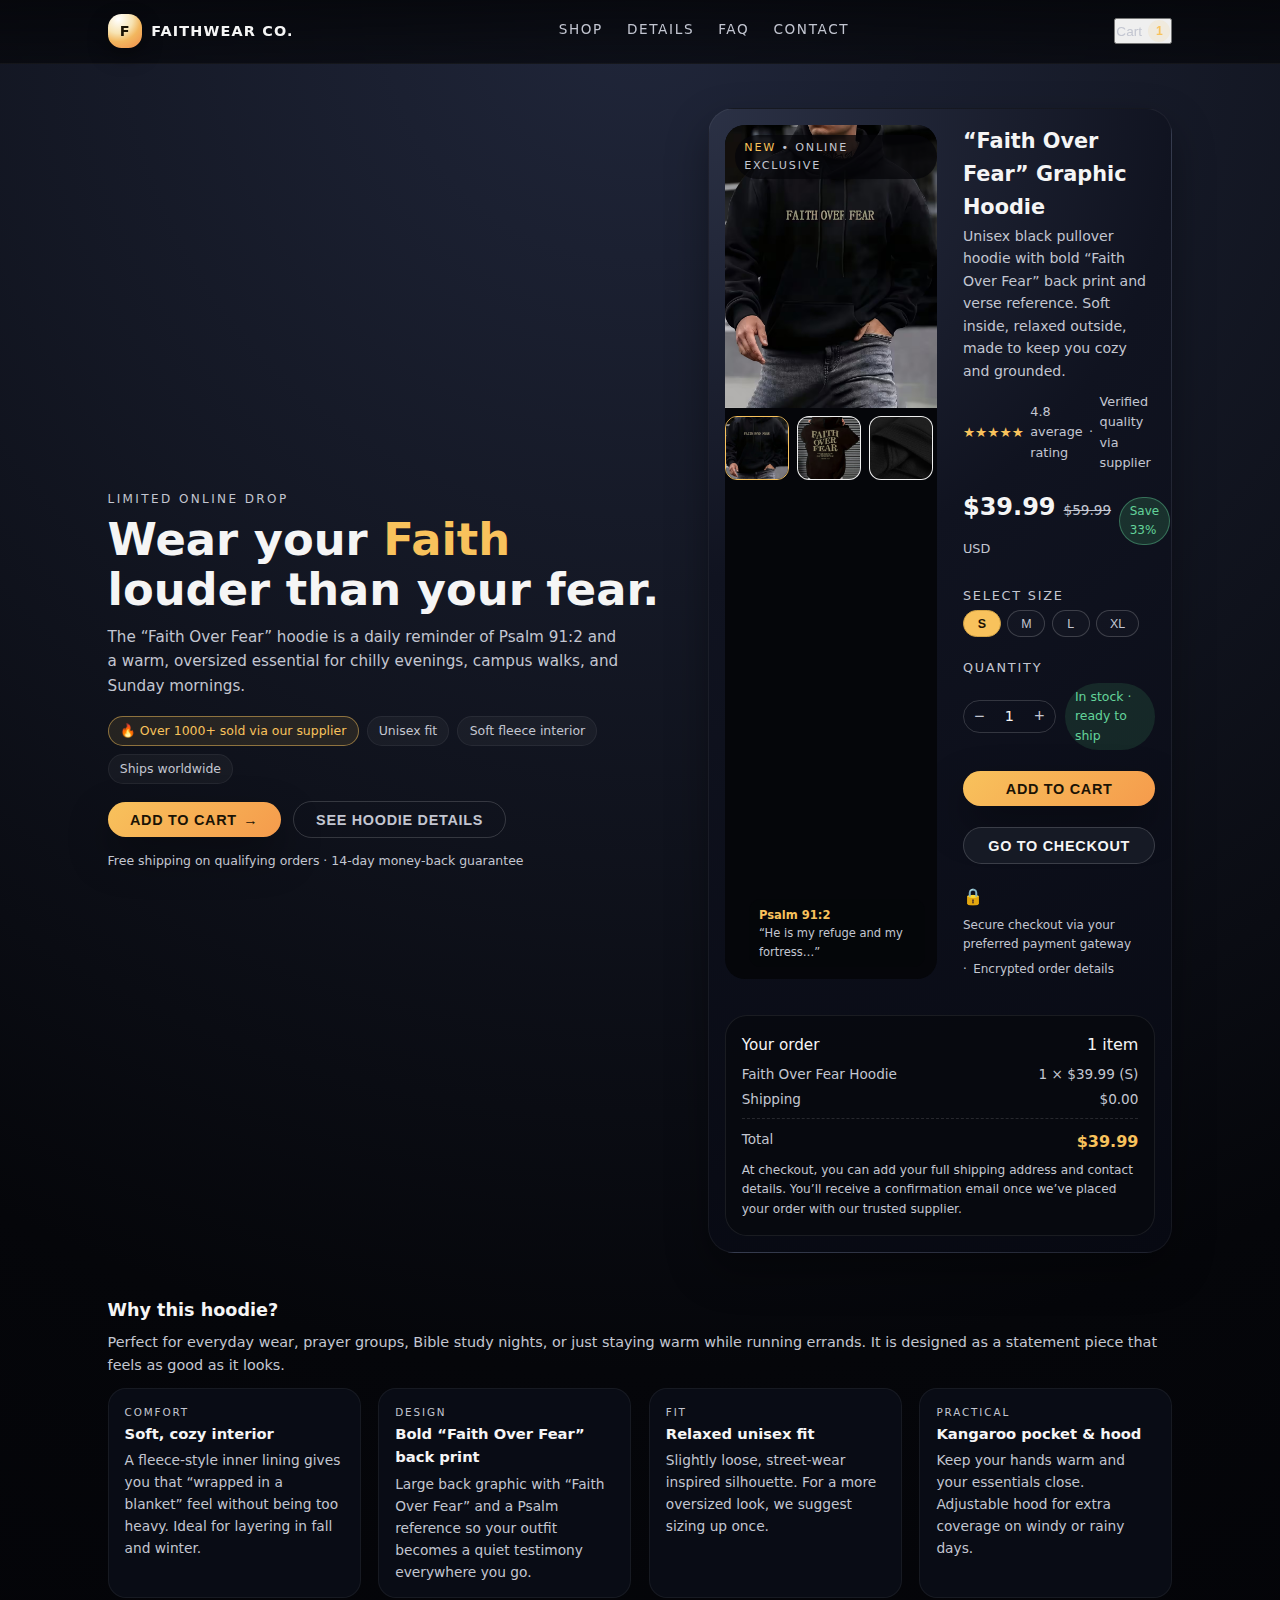
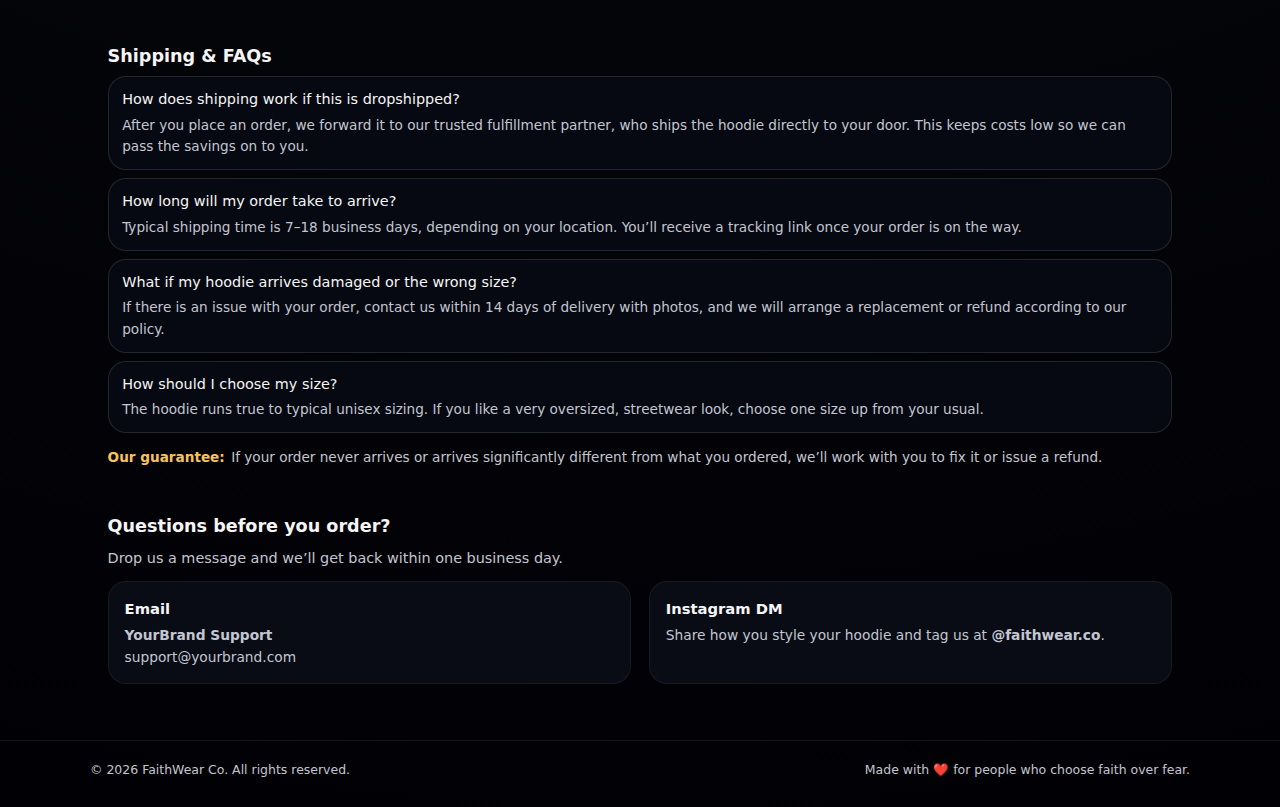
<file: index.html>
<!DOCTYPE html>
<html lang="en">
<head>
  <meta charset="UTF-8" />
  <title>Faith Over Fear Hoodie | FaithWear Co.</title>
  <meta name="viewport" content="width=device-width, initial-scale=1" />
  <style>
    :root {
      --bg: #080b12;
      --bg-alt: #101522;
      --accent: #f8c25c;
      --accent-dark: #d4a446;
      --text: #f5f5f5;
      --muted: #c3c6d1;
      --danger: #e15b5b;
      --radius-lg: 18px;
      --shadow-soft: 0 18px 40px rgba(0, 0, 0, 0.35);
      --max-width: 1100px;
    }

    * {
      box-sizing: border-box;
      margin: 0;
      padding: 0;
    }

    body {
      font-family: system-ui, -apple-system, BlinkMacSystemFont, "Segoe UI", sans-serif;
      background: radial-gradient(circle at top, #20263a 0, #05060a 55%, #010105 100%);
      color: var(--text);
      line-height: 1.6;
    }

    a { color: inherit; text-decoration: none; }

    /* Layout */
    .page {
      min-height: 100vh;
      display: flex;
      flex-direction: column;
    }

    header {
      border-bottom: 1px solid rgba(255, 255, 255, 0.06);
      position: sticky;
      top: 0;
      z-index: 50;
      backdrop-filter: blur(14px);
      background: linear-gradient(to bottom, rgba(5, 6, 10, 0.9), rgba(5, 6, 10, 0.7));
    }

    .nav {
      max-width: var(--max-width);
      margin: 0 auto;
      padding: 0.9rem 1.1rem;
      display: flex;
      align-items: center;
      justify-content: space-between;
      gap: 1rem;
    }

    .nav-left {
      display: flex;
      align-items: center;
      gap: 0.6rem;
    }

    .logo-badge {
      width: 34px;
      height: 34px;
      border-radius: 40%;
      background: radial-gradient(circle at 30% 15%, #ffffff, #f7e3b2 38%, #f2b75f 60%, #f08b4a 100%);
      display: flex;
      align-items: center;
      justify-content: center;
      font-size: 0.9rem;
      font-weight: 700;
      color: #1b1305;
      box-shadow: 0 8px 20px rgba(0, 0, 0, 0.4);
    }

    .brand {
      font-weight: 700;
      letter-spacing: 0.08em;
      text-transform: uppercase;
      font-size: 0.9rem;
    }

    .nav-links {
      display: flex;
      gap: 1.5rem;
      font-size: 0.85rem;
      text-transform: uppercase;
      letter-spacing: 0.12em;
      color: var(--muted);
    }

    .nav-links a {
      position: relative;
      padding-bottom: 4px;
    }

    .nav-links a::after {
      content: "";
      position: absolute;
      left: 0;
      bottom: 0;
      width: 0;
      height: 2px;
      background: var(--accent);
      transition: width 0.2s ease;
    }

    .nav-links a:hover::after {
      width: 100%;
    }

    .nav-cart {
      display: flex;
      align-items: center;
      gap: 0.4rem;
      font-size: 0.85rem;
      color: var(--muted);
    }

    .nav-cart-count {
      min-width: 22px;
      height: 22px;
      border-radius: 999px;
      background: rgba(248, 194, 92, 0.12);
      color: var(--accent);
      display: inline-flex;
      align-items: center;
      justify-content: center;
      font-size: 0.75rem;
      font-weight: 600;
    }

    main {
      flex: 1;
    }

    .wrap {
      max-width: var(--max-width);
      margin: 0 auto;
      padding: 1.75rem 1.1rem 3.5rem;
    }

    /* Hero */
    .hero {
      display: grid;
      grid-template-columns: minmax(0, 1.1fr) minmax(0, 0.9fr);
      gap: 2rem;
      align-items: center;
      margin-top: 1rem;
    }

    .eyebrow {
      text-transform: uppercase;
      letter-spacing: 0.2em;
      font-size: 0.75rem;
      color: var(--muted);
      margin-bottom: 0.4rem;
    }

    .hero-title {
      font-size: clamp(2.2rem, 4vw, 2.8rem);
      line-height: 1.1;
      margin-bottom: 0.7rem;
    }

    .hero-title span {
      color: var(--accent);
    }

    .hero-sub {
      color: var(--muted);
      font-size: 0.95rem;
      max-width: 32rem;
      margin-bottom: 1.1rem;
    }

    .hero-badges {
      display: flex;
      flex-wrap: wrap;
      gap: 0.5rem;
      margin-bottom: 1.1rem;
      font-size: 0.78rem;
    }

    .pill {
      padding: 0.25rem 0.7rem;
      border-radius: 999px;
      background: rgba(255, 255, 255, 0.04);
      border: 1px solid rgba(255, 255, 255, 0.06);
      color: var(--muted);
      display: inline-flex;
      align-items: center;
      gap: 0.3rem;
    }

    .pill-strong {
      background: rgba(248, 194, 92, 0.1);
      color: var(--accent);
      border-color: rgba(248, 194, 92, 0.5);
    }

    .hero-cta-row {
      display: flex;
      flex-wrap: wrap;
      gap: 0.75rem;
      align-items: center;
      margin-bottom: 0.8rem;
    }

    .btn {
      border-radius: 999px;
      padding: 0.6rem 1.4rem;
      font-size: 0.9rem;
      border: none;
      cursor: pointer;
      font-weight: 600;
      letter-spacing: 0.05em;
      text-transform: uppercase;
      display: inline-flex;
      align-items: center;
      gap: 0.4rem;
    }

    .btn-primary {
      background: linear-gradient(135deg, var(--accent), #f59b4c);
      color: #1b1305;
      box-shadow: var(--shadow-soft);
    }

    .btn-primary:hover {
      filter: brightness(1.05);
      transform: translateY(-1px);
    }

    .btn-ghost {
      background: transparent;
      color: var(--muted);
      border: 1px solid rgba(255, 255, 255, 0.16);
    }

    .hero-assurance {
      font-size: 0.78rem;
      color: var(--muted);
    }

    /* Product card */
    .product-card {
      background: radial-gradient(circle at 0 0, #2b3145 0, #101320 38%, #070912 100%);
      border-radius: 26px;
      padding: 1rem;
      box-shadow: var(--shadow-soft);
      border: 1px solid rgba(255, 255, 255, 0.06);
      position: relative;
      overflow: hidden;
    }

    .product-grid {
      display: grid;
      grid-template-columns: minmax(0, 1.05fr) minmax(0, 0.95fr);
      gap: 1.6rem;
    }

    .product-media {
      position: relative;
      overflow: hidden;
      border-radius: 20px;
      background: #05060a;
    }

    .product-main-img {
      width: 100%;
      display: block;
      object-fit: cover;
      max-height: 360px;
    }

    .media-strip {
      display: flex;
      gap: 0.5rem;
      margin-top: 0.5rem;
      overflow-x: auto;
      padding-bottom: 0.2rem;
    }

    .thumb {
      width: 64px;
      height: 64px;
      border-radius: 12px;
      overflow: hidden;
      cursor: pointer;
      border: 1px solid transparent;
      flex-shrink: 0;
    }

    .thumb img {
      width: 100%;
      height: 100%;
      object-fit: cover;
      display: block;
    }

    .thumb.active {
      border-color: var(--accent);
    }

    .media-tag {
      position: absolute;
      top: 10px;
      left: 10px;
      padding: 0.25rem 0.6rem;
      border-radius: 999px;
      background: rgba(5, 6, 10, 0.75);
      font-size: 0.7rem;
      text-transform: uppercase;
      letter-spacing: 0.16em;
      color: var(--muted);
    }

    .media-tag span {
      color: var(--accent);
    }

    .verse-tag {
      position: absolute;
      bottom: 12px;
      right: 12px;
      background: rgba(5, 6, 10, 0.82);
      padding: 0.4rem 0.6rem;
      border-radius: 12px;
      font-size: 0.72rem;
      color: var(--muted);
      max-width: 11rem;
    }

    .verse-tag strong {
      color: var(--accent);
    }

    .product-body {
      display: flex;
      flex-direction: column;
      gap: 0.6rem;
    }

    .product-title {
      font-size: 1.3rem;
      font-weight: 600;
    }

    .product-sub {
      font-size: 0.88rem;
      color: var(--muted);
    }

    .rating-row {
      display: flex;
      align-items: center;
      gap: 0.4rem;
      font-size: 0.8rem;
      color: var(--muted);
    }

    .stars {
      font-size: 0.85rem;
      color: var(--accent);
    }

    .price-row {
      display: flex;
      align-items: baseline;
      gap: 0.5rem;
      margin-top: 0.3rem;
    }

    .price {
      font-size: 1.5rem;
      font-weight: 700;
    }

    .price small {
      font-size: 0.8rem;
      font-weight: 500;
      color: var(--muted);
    }

    .price-compare {
      font-size: 0.85rem;
      text-decoration: line-through;
      color: var(--muted);
    }

    .price-badge {
      font-size: 0.75rem;
      padding: 0.25rem 0.6rem;
      background: rgba(80, 200, 120, 0.18);
      color: #63d39a;
      border-radius: 999px;
      border: 1px solid rgba(99, 211, 154, 0.4);
    }

    .form-row {
      margin-top: 0.7rem;
    }

    .label {
      font-size: 0.8rem;
      text-transform: uppercase;
      letter-spacing: 0.14em;
      color: var(--muted);
      margin-bottom: 0.25rem;
    }

    .size-options {
      display: flex;
      gap: 0.4rem;
      flex-wrap: wrap;
    }

    .size-pill {
      min-width: 38px;
      text-align: center;
      padding: 0.35rem 0.8rem;
      border-radius: 999px;
      border: 1px solid rgba(255, 255, 255, 0.18);
      font-size: 0.78rem;
      cursor: pointer;
      color: var(--muted);
      background: rgba(255, 255, 255, 0.02);
    }

    .size-pill.active {
      background: var(--accent);
      border-color: var(--accent-dark);
      color: #1b1305;
      font-weight: 600;
    }

    .qty-row {
      display: flex;
      align-items: center;
      gap: 0.6rem;
      margin-top: 0.2rem;
    }

    .qty-control {
      display: inline-flex;
      align-items: center;
      border-radius: 999px;
      border: 1px solid rgba(255, 255, 255, 0.16);
      padding: 0.15rem;
      gap: 0.25rem;
    }

    .qty-btn {
      width: 26px;
      height: 26px;
      border-radius: 50%;
      border: none;
      background: transparent;
      color: var(--muted);
      cursor: pointer;
      font-size: 1.1rem;
      display: inline-flex;
      align-items: center;
      justify-content: center;
    }

    .qty-btn:hover {
      background: rgba(255, 255, 255, 0.06);
    }

    .qty-value {
      min-width: 26px;
      text-align: center;
      font-size: 0.9rem;
    }

    .stock-pill {
      font-size: 0.78rem;
      padding: 0.25rem 0.6rem;
      border-radius: 999px;
      background: rgba(80, 200, 120, 0.14);
      color: #63d39a;
    }

    .btn-wide {
      width: 100%;
      justify-content: center;
      margin-top: 0.7rem;
    }

    .btn-secondary {
      background: #161a25;
      color: var(--text);
      border: 1px solid rgba(255, 255, 255, 0.16);
    }

    .btn-secondary:hover {
      background: #1f2432;
    }

    .secure-row {
      margin-top: 0.6rem;
      font-size: 0.75rem;
      color: var(--muted);
      display: flex;
      gap: 0.4rem;
      align-items: center;
      flex-wrap: wrap;
    }

    .secure-row span.icon {
      font-size: 1rem;
    }

    /* Details & FAQ */
    .section {
      margin-top: 2.7rem;
    }

    .section-title {
      font-size: 1.1rem;
      margin-bottom: 0.4rem;
    }

    .section-sub {
      font-size: 0.9rem;
      color: var(--muted);
      margin-bottom: 0.7rem;
    }

    .features-grid {
      display: grid;
      grid-template-columns: repeat(auto-fit, minmax(210px, 1fr));
      gap: 1.1rem;
      margin-top: 0.3rem;
    }

    .feature-card {
      background: rgba(10, 13, 23, 0.92);
      border-radius: var(--radius-lg);
      border: 1px solid rgba(255, 255, 255, 0.06);
      padding: 0.9rem 1rem;
      font-size: 0.86rem;
    }

    .feature-card h4 {
      font-size: 0.92rem;
      margin-bottom: 0.25rem;
    }

    .feature-card p {
      color: var(--muted);
    }

    .feature-tag {
      font-size: 0.65rem;
      text-transform: uppercase;
      letter-spacing: 0.18em;
      color: var(--muted);
      margin-bottom: 0.1rem;
    }

    .faq-item {
      border-radius: var(--radius-lg);
      border: 1px solid rgba(255, 255, 255, 0.12);
      padding: 0.7rem 0.85rem;
      margin-bottom: 0.5rem;
      background: rgba(6, 9, 18, 0.95);
    }

    .faq-q {
      font-size: 0.9rem;
      font-weight: 500;
      margin-bottom: 0.2rem;
    }

    .faq-a {
      font-size: 0.85rem;
      color: var(--muted);
    }

    .guarantee {
      margin-top: 0.9rem;
      font-size: 0.85rem;
      color: var(--muted);
      display: flex;
      flex-wrap: wrap;
      gap: 0.4rem;
    }

    .guarantee strong {
      color: var(--accent);
    }

    /* Cart sidebar */
    .cart-panel {
      margin-top: 2.2rem;
      background: rgba(7, 9, 16, 0.96);
      border-radius: 22px;
      padding: 1rem;
      border: 1px solid rgba(255, 255, 255, 0.08);
    }

    .cart-header {
      display: flex;
      justify-content: space-between;
      align-items: baseline;
      margin-bottom: 0.4rem;
    }

    .cart-title {
      font-size: 0.95rem;
      font-weight: 500;
    }

    .cart-body {
      font-size: 0.85rem;
      color: var(--muted);
    }

    .cart-line {
      display: flex;
      justify-content: space-between;
      margin: 0.25rem 0;
    }

    .cart-total {
      margin-top: 0.4rem;
      padding-top: 0.4rem;
      border-top: 1px dashed rgba(255, 255, 255, 0.13);
    }

    .cart-total strong {
      font-size: 1rem;
      color: var(--accent);
    }

    .cart-note {
      margin-top: 0.4rem;
      font-size: 0.76rem;
      color: var(--muted);
    }

    footer {
      border-top: 1px solid rgba(255, 255, 255, 0.08);
      padding: 1.2rem 1.1rem 1.7rem;
      font-size: 0.78rem;
      color: var(--muted);
    }

    .footer-inner {
      max-width: var(--max-width);
      margin: 0 auto;
      display: flex;
      flex-wrap: wrap;
      justify-content: space-between;
      gap: 0.5rem;
    }

    @media (max-width: 900px) {
      .hero {
        grid-template-columns: minmax(0, 1fr);
      }
      .hero {
        margin-top: 1rem;
      }
    }

    @media (max-width: 760px) {
      .product-grid {
        grid-template-columns: minmax(0, 1fr);
      }
      header {
        position: static;
      }
      .nav-links {
        display: none;
      }
      .wrap {
        padding-bottom: 2.5rem;
      }
    }
  </style>
</head>
<body>
<div class="page">
  <header>
    <div class="nav">
      <div class="nav-left">
        <div class="logo-badge">F</div>
        <div class="brand">FaithWear Co.</div>
      </div>
      <nav class="nav-links">
        <a href="#product">Shop</a>
        <a href="#details">Details</a>
        <a href="#faq">FAQ</a>
        <a href="#contact">Contact</a>
      </nav>
      <button class="nav-cart" id="navCartBtn" type="button">
  Cart
  <span class="nav-cart-count" id="navCartCount">0</span>
</button>

    </div>
  </header>

  <main>
    <div class="wrap">
      <!-- HERO -->
      <section class="hero">
        <div>
          <div class="eyebrow">Limited online drop</div>
          <h1 class="hero-title">
            Wear your <span>Faith</span> louder than your fear.
          </h1>
          <p class="hero-sub">
            The “Faith Over Fear” hoodie is a daily reminder of Psalm 91:2 and a warm, oversized essential
            for chilly evenings, campus walks, and Sunday mornings.
          </p>

          <div class="hero-badges">
            <span class="pill pill-strong">🔥 Over 1000+ sold via our supplier</span>
            <span class="pill">Unisex fit</span>
            <span class="pill">Soft fleece interior</span>
            <span class="pill">Ships worldwide</span>
          </div>

          <div class="hero-cta-row">
            <button class="btn btn-primary" id="heroBuyBtn">
              Add to cart
              <span>→</span>
            </button>
            <button class="btn btn-ghost" onclick="document.getElementById('details').scrollIntoView({behavior:'smooth'});">
              See hoodie details
            </button>
          </div>

          <div class="hero-assurance">
            Free shipping on qualifying orders · 14-day money-back guarantee
          </div>
        </div>

        <!-- PRODUCT CARD -->
        <div class="product-card" id="product">
          <div class="product-grid">
            <div class="product-media">
              <span class="media-tag"><span>New</span> • Online Exclusive</span>
              <img
                src="hoodie-front.jpg"
                alt="Black Faith Over Fear hoodie hanging against a dark background"
                class="product-main-img"
                id="mainProductImage"
              />
              <div class="verse-tag">
                <strong>Psalm 91:2</strong><br />
                “He is my refuge and my fortress…”
              </div>
              <div class="media-strip">
                <button class="thumb active" data-img="hoodie-front.jpg">
                  <img src="hoodie-front.jpg" alt="Front view of Faith Over Fear hoodie" />
                </button>
                <button class="thumb" data-img="hoodie-back.jpg">
                  <img src="hoodie-back.jpg" alt="Back view of Faith Over Fear hoodie" />
                </button>
                <button class="thumb" data-img="hoodie-closeup.jpg">
                  <img src="hoodie-closeup.jpg" alt="Closeup of Faith Over Fear graphic text" />
                </button>
              </div>
            </div>

            <div class="product-body">
              <div>
                <h2 class="product-title">“Faith Over Fear” Graphic Hoodie</h2>
                <p class="product-sub">
                  Unisex black pullover hoodie with bold “Faith Over Fear” back print and verse reference.
                  Soft inside, relaxed outside, made to keep you cozy and grounded.
                </p>
              </div>

              <div class="rating-row">
                <div class="stars">★★★★★</div>
                <div>4.8 average rating</div>
                <div>·</div>
                <div>Verified quality via supplier</div>
              </div>

              <div class="price-row">
                <div class="price">
                  $<span id="productPriceDisplay">39.99</span>
                  <small>USD</small>
                </div>
                <div class="price-compare">$59.99</div>
                <div class="price-badge">Save 33%</div>
              </div>

              <div class="form-row">
                <div class="label">Select size</div>
                <div class="size-options" id="sizeOptions">
                  <button class="size-pill active" data-size="S">S</button>
                  <button class="size-pill" data-size="M">M</button>
                  <button class="size-pill" data-size="L">L</button>
                  <button class="size-pill" data-size="XL">XL</button>
                </div>
              </div>

              <div class="form-row">
                <div class="label">Quantity</div>
                <div class="qty-row">
                  <div class="qty-control">
                    <button class="qty-btn" id="qtyMinus">−</button>
                    <div class="qty-value" id="qtyValue">1</div>
                    <button class="qty-btn" id="qtyPlus">+</button>
                  </div>
                  <span class="stock-pill">In stock · ready to ship</span>
                </div>
              </div>

              <button class="btn btn-primary btn-wide" id="addToCartBtn">
                Add to cart
              </button>
              <button class="btn btn-secondary btn-wide" id="checkoutBtn">
                Go to checkout
              </button>

              <div class="secure-row">
                <span class="icon">🔒</span> Secure checkout via your preferred payment gateway
                <span>·</span>
                <span>Encrypted order details</span>
              </div>
            </div>
          </div>

          <!-- CART SUMMARY EMBEDDED -->
          <div class="cart-panel">
            <div class="cart-header">
              <div class="cart-title">Your order</div>
              <div id="cartMiniCount">No items yet</div>
            </div>
            <div class="cart-body">
              <div class="cart-line">
                <span>Faith Over Fear Hoodie</span>
                <span id="cartItemSummary">—</span>
              </div>
              <div class="cart-line">
                <span>Shipping</span>
                <span id="cartShipping">$0.00</span>
              </div>
              <div class="cart-total">
                <div class="cart-line">
                  <span>Total</span>
                  <span><strong id="cartTotal">$0.00</strong></span>
                </div>
              </div>
              <p class="cart-note">
                At checkout, you can add your full shipping address and contact details. You’ll receive
                a confirmation email once we’ve placed your order with our trusted supplier.
              </p>
            </div>
          </div>
        </div>
      </section>

      <!-- DETAILS -->
      <section class="section" id="details">
        <h3 class="section-title">Why this hoodie?</h3>
        <p class="section-sub">
          Perfect for everyday wear, prayer groups, Bible study nights, or just staying warm while
          running errands. It is designed as a statement piece that feels as good as it looks.
        </p>

        <div class="features-grid">
          <article class="feature-card">
            <div class="feature-tag">Comfort</div>
            <h4>Soft, cozy interior</h4>
            <p>
              A fleece-style inner lining gives you that “wrapped in a blanket” feel without being too heavy.
              Ideal for layering in fall and winter.
            </p>
          </article>

          <article class="feature-card">
            <div class="feature-tag">Design</div>
            <h4>Bold “Faith Over Fear” back print</h4>
            <p>
              Large back graphic with “Faith Over Fear” and a Psalm reference so your outfit
              becomes a quiet testimony everywhere you go.
            </p>
          </article>

          <article class="feature-card">
            <div class="feature-tag">Fit</div>
            <h4>Relaxed unisex fit</h4>
            <p>
              Slightly loose, street-wear inspired silhouette. For a more oversized look,
              we suggest sizing up once.
            </p>
          </article>

          <article class="feature-card">
            <div class="feature-tag">Practical</div>
            <h4>Kangaroo pocket & hood</h4>
            <p>
              Keep your hands warm and your essentials close. Adjustable hood for extra coverage
              on windy or rainy days.
            </p>
          </article>
        </div>
      </section>

      <!-- FAQ -->
      <section class="section" id="faq">
        <h3 class="section-title">Shipping & FAQs</h3>

        <div class="faq-item">
          <div class="faq-q">How does shipping work if this is dropshipped?</div>
          <div class="faq-a">
            After you place an order, we forward it to our trusted fulfillment partner, who ships
            the hoodie directly to your door. This keeps costs low so we can pass the savings on to you.
          </div>
        </div>

        <div class="faq-item">
          <div class="faq-q">How long will my order take to arrive?</div>
          <div class="faq-a">
            Typical shipping time is 7–18 business days, depending on your location. You’ll receive a
            tracking link once your order is on the way.
          </div>
        </div>

        <div class="faq-item">
          <div class="faq-q">What if my hoodie arrives damaged or the wrong size?</div>
          <div class="faq-a">
            If there is an issue with your order, contact us within 14 days of delivery with photos,
            and we will arrange a replacement or refund according to our policy.
          </div>
        </div>

        <div class="faq-item">
          <div class="faq-q">How should I choose my size?</div>
          <div class="faq-a">
            The hoodie runs true to typical unisex sizing. If you like a very oversized, streetwear look,
            choose one size up from your usual.
          </div>
        </div>

        <p class="guarantee">
          <strong>Our guarantee:</strong> If your order never arrives or arrives significantly different
          from what you ordered, we’ll work with you to fix it or issue a refund.
        </p>
      </section>

      <!-- CONTACT -->
      <section class="section" id="contact">
        <h3 class="section-title">Questions before you order?</h3>
        <p class="section-sub">
          Drop us a message and we’ll get back within one business day.
        </p>
        <div class="features-grid">
          <article class="feature-card">
            <h4>Email</h4>
            <p>
              <strong>YourBrand Support</strong><br />
              <a href="mailto:support@yourbrand.com">support@yourbrand.com</a>
            </p>
          </article>
          <article class="feature-card">
            <h4>Instagram DM</h4>
            <p>
              Share how you style your hoodie and tag us at <strong>@faithwear.co</strong>.
            </p>
          </article>
        </div>
      </section>
    </div>
  </main>

  <footer>
    <div class="footer-inner">
      <div>© <span id="year"></span> FaithWear Co. All rights reserved.</div>
      <div>Made with ❤️ for people who choose faith over fear.</div>
    </div>
  </footer>
</div>

<script>
  // CONFIG
  const PRODUCT_PRICE = 39.99; // Change this to your selling price
  const SHIPPING_FLAT = 0;     // Change this if you want to charge shipping

  // STATE
  let selectedSize = "S";
  let quantity = 1;

  const navCartCount = document.getElementById("navCartCount");
  const cartMiniCount = document.getElementById("cartMiniCount");
  const cartItemSummary = document.getElementById("cartItemSummary");
  const cartShipping = document.getElementById("cartShipping");
  const cartTotal = document.getElementById("cartTotal");
  const qtyValue = document.getElementById("qtyValue");
  const addToCartBtn = document.getElementById("addToCartBtn");
  const heroBuyBtn = document.getElementById("heroBuyBtn");
  const checkoutBtn = document.getElementById("checkoutBtn");
  const productPriceDisplay = document.getElementById("productPriceDisplay");
  const yearSpan = document.getElementById("year");

  // Set initial price / year
  productPriceDisplay.textContent = PRODUCT_PRICE.toFixed(2);
  cartShipping.textContent = "$" + SHIPPING_FLAT.toFixed(2);
  yearSpan.textContent = new Date().getFullYear();

  function updateCartUI() {
    if (quantity > 0) {
      navCartCount.textContent = quantity;
      cartMiniCount.textContent = quantity + " item" + (quantity > 1 ? "s" : "");
      const subtotal = PRODUCT_PRICE * quantity;
      cartItemSummary.textContent = quantity + " × $" + PRODUCT_PRICE.toFixed(2) + " (" + selectedSize + ")";
      const total = subtotal + SHIPPING_FLAT;
      cartTotal.textContent = "$" + total.toFixed(2);
    } else {
      navCartCount.textContent = "0";
      cartMiniCount.textContent = "No items yet";
      cartItemSummary.textContent = "—";
      cartTotal.textContent = "$0.00";
    }
  }

  // Size selection
  document.getElementById("sizeOptions").addEventListener("click", function (e) {
    if (!e.target.classList.contains("size-pill")) return;
    const pills = document.querySelectorAll(".size-pill");
    pills.forEach(p => p.classList.remove("active"));
    e.target.classList.add("active");
    selectedSize = e.target.getAttribute("data-size");
    updateCartUI();
  });

  // Quantity controls
  document.getElementById("qtyPlus").addEventListener("click", function () {
    quantity++;
    qtyValue.textContent = quantity;
    updateCartUI();
  });

  document.getElementById("qtyMinus").addEventListener("click", function () {
    if (quantity > 1) {
      quantity--;
      qtyValue.textContent = quantity;
      updateCartUI();
    }
  });

  // Thumbnails
  const mainImg = document.getElementById("mainProductImage");
  document.querySelectorAll(".thumb").forEach(thumb => {
    thumb.addEventListener("click", function () {
      document.querySelectorAll(".thumb").forEach(t => t.classList.remove("active"));
      thumb.classList.add("active");
      const img = thumb.getAttribute("data-img");
      mainImg.src = img;
    });
  });

  function addToCart() {
    let cart = JSON.parse(localStorage.getItem("faithwear_cart")) || [];

    cart.push({
        name: "Faith Over Fear Hoodie",
        size: selectedSize,
        qty: quantity,
        price: 3999   // INR price of hoodie
    });

    localStorage.setItem("faithwear_cart", JSON.stringify(cart));

    addToCartBtn.textContent = "Added ✔";
    setTimeout(() => (addToCartBtn.textContent = "Add to cart"), 1200);

    updateCartUI();
}


  addToCartBtn.addEventListener("click", addToCart);
  heroBuyBtn.addEventListener("click", function () {
    addToCart();
    window.location.href = "checkout.html";
});


  checkoutBtn.addEventListener("click", function () {
    window.location.href = "checkout.html";
});


  // Initialize
  updateCartUI();
</script>
</body>
</html>
</file>
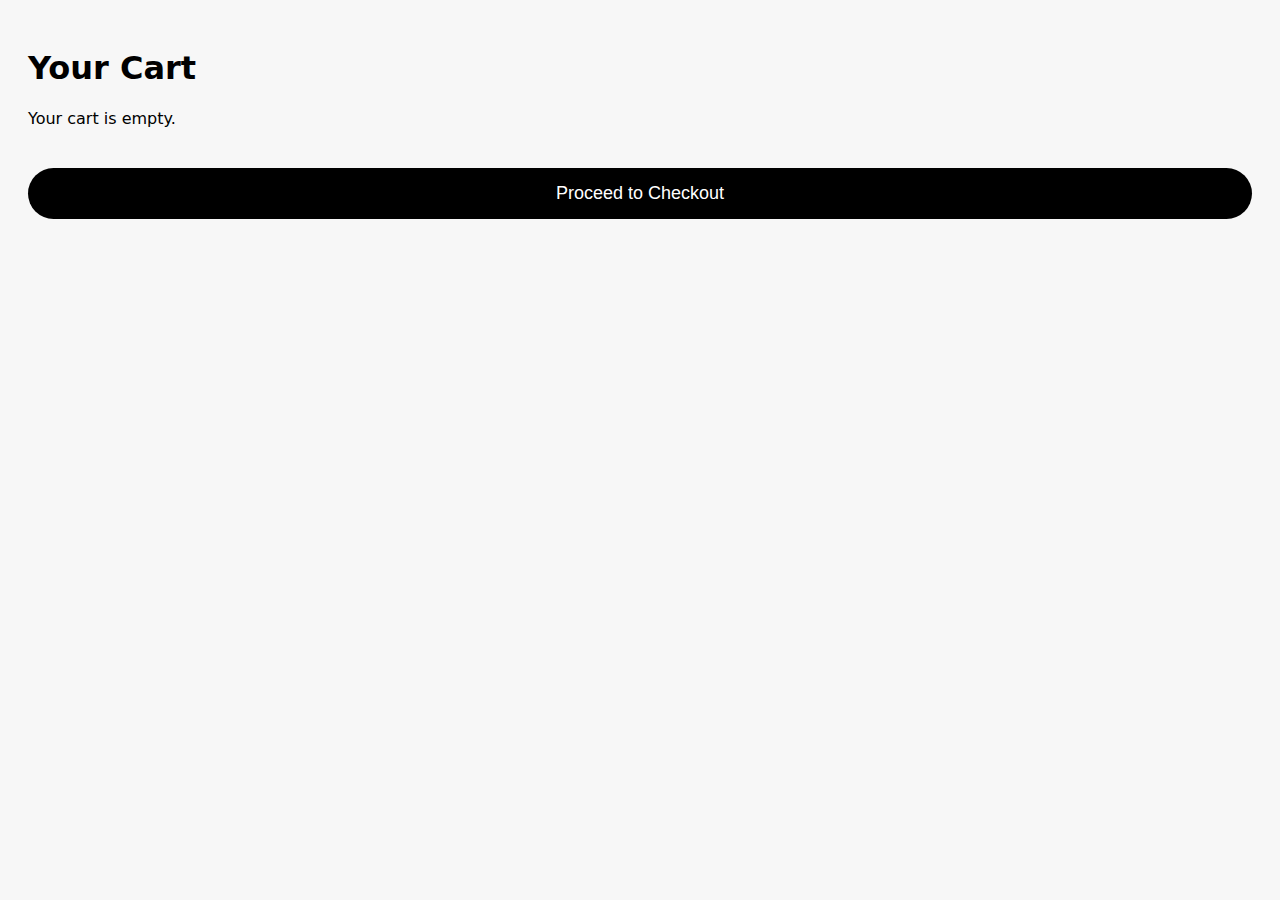
<file: cart.html>
<!DOCTYPE html>
<html lang="en">
<head>
<meta charset="UTF-8">
<title>Cart – FaithWear</title>
<meta name="viewport" content="width=device-width,initial-scale=1.0">
<style>
  body { font-family: system-ui; padding:20px; background:#f7f7f7; }
  .item { display:flex; gap:15px; background:white; padding:15px; border-radius:12px; margin-bottom:15px; }
  img { width:100px; border-radius:8px; }
  .qty { display:flex; gap:10px; margin-top:5px; }
  button { padding:8px 14px; border:none; cursor:pointer; border-radius:8px; }
  .checkout { width:100%; padding:15px; background:black; color:white; border-radius:40px; margin-top:20px; font-size:18px; }
</style>
</head>

<body>

<h1>Your Cart</h1>
<div id="cart"></div>
<h2 id="total"></h2>

<button class="checkout" onclick="window.location.href='/checkout.html'">Proceed to Checkout</button>

<script>
let cart = JSON.parse(localStorage.getItem("faithwear_cart")) || [];

function render() {
  const div = document.getElementById("cart");
  if(cart.length === 0) { div.innerHTML="<p>Your cart is empty.</p>"; return; }

  div.innerHTML = cart.map((item,i) => `
    <div class="item">
      <img src="${item.img}">
      <div>
        <h3>${item.name}</h3>
        <p>₹${item.price}</p>
        <div class="qty">
          <button onclick="changeQty(${i},-1)">−</button>
          ${item.qty}
          <button onclick="changeQty(${i},1)">+</button>
        </div>
        <button onclick="removeItem(${i})" style="margin-top:10px;color:#d33;background:none">Remove</button>
      </div>
    </div>
  `).join("");

  document.getElementById("total").innerText =
    "Total: ₹" + cart.reduce((t,i)=>t+i.price*i.qty,0);
}

function changeQty(i,d) {
  cart[i].qty += d;
  if(cart[i].qty < 1) cart[i].qty = 1;
  save();
}

function removeItem(i) {
  cart.splice(i,1);
  save();
}

function save() {
  localStorage.setItem("faithwear_cart", JSON.stringify(cart));
  render();
}

render();
</script>

</body>
</html>
</file>
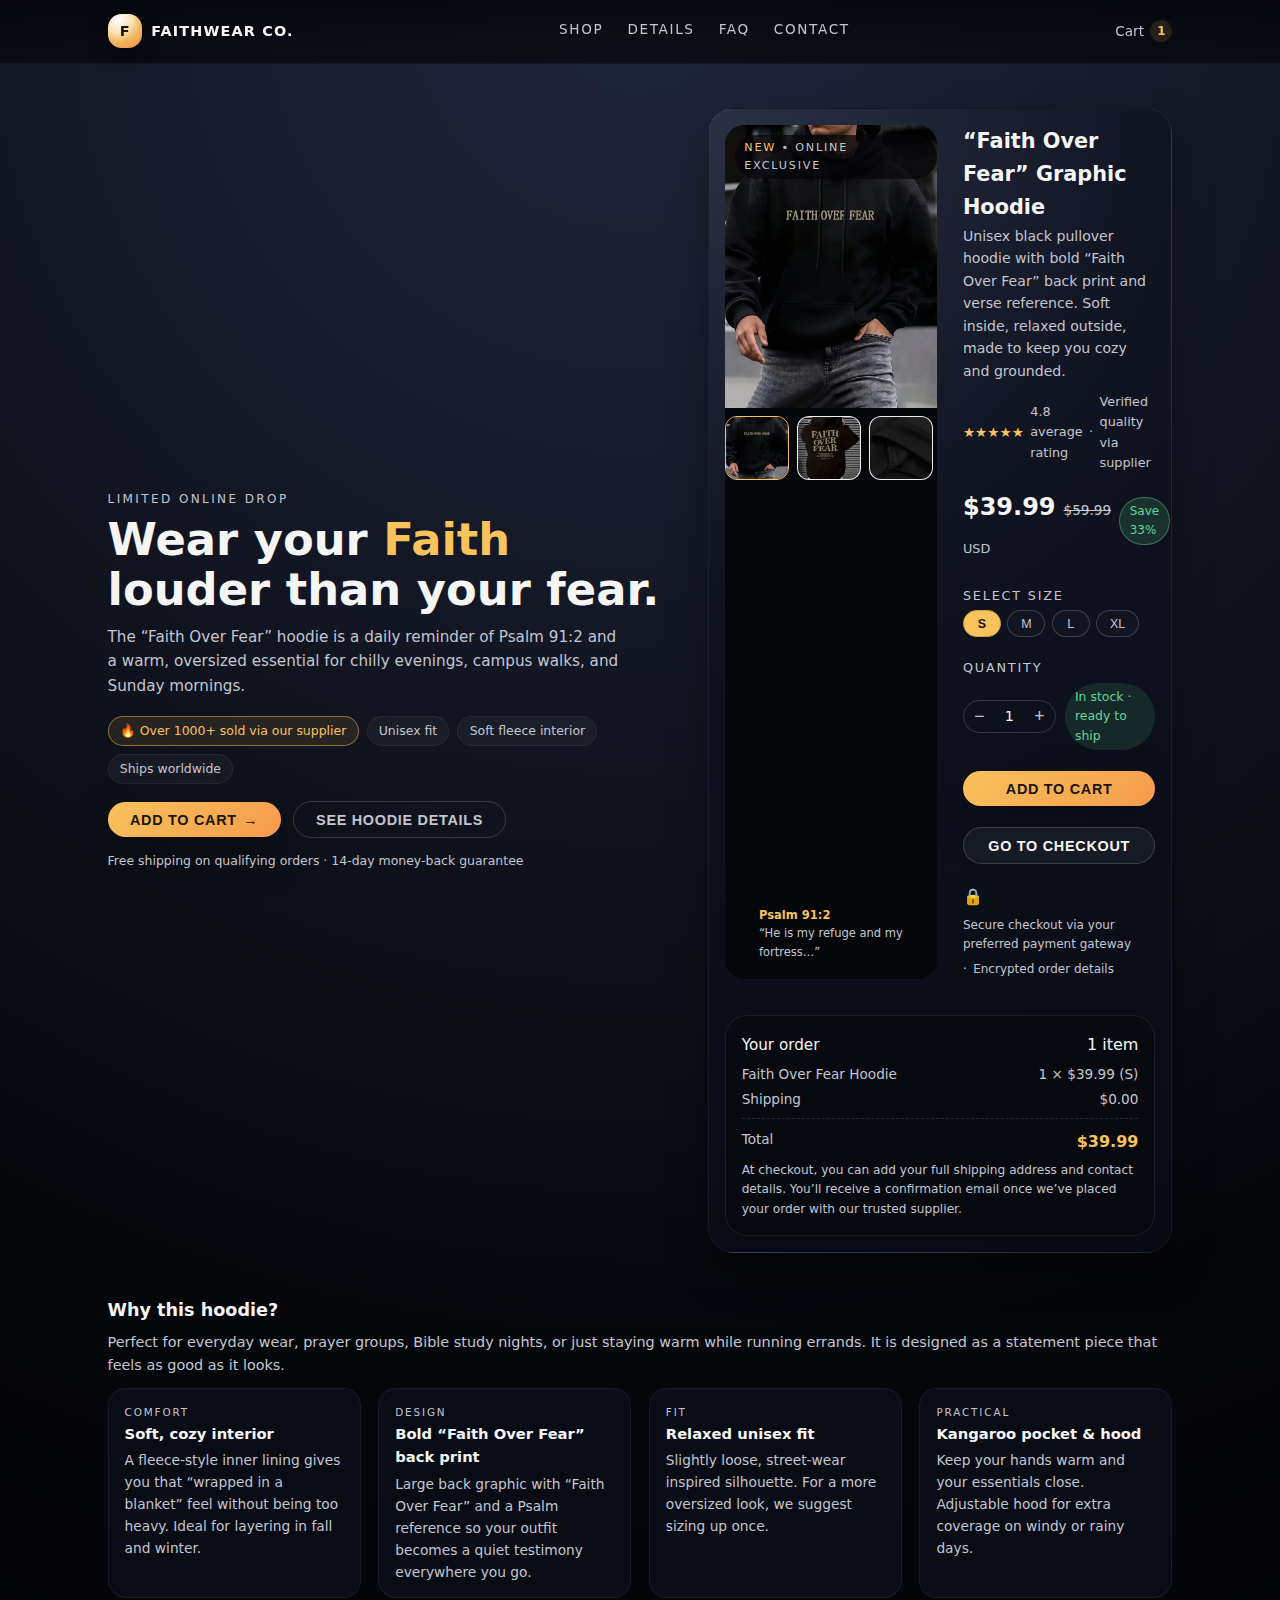
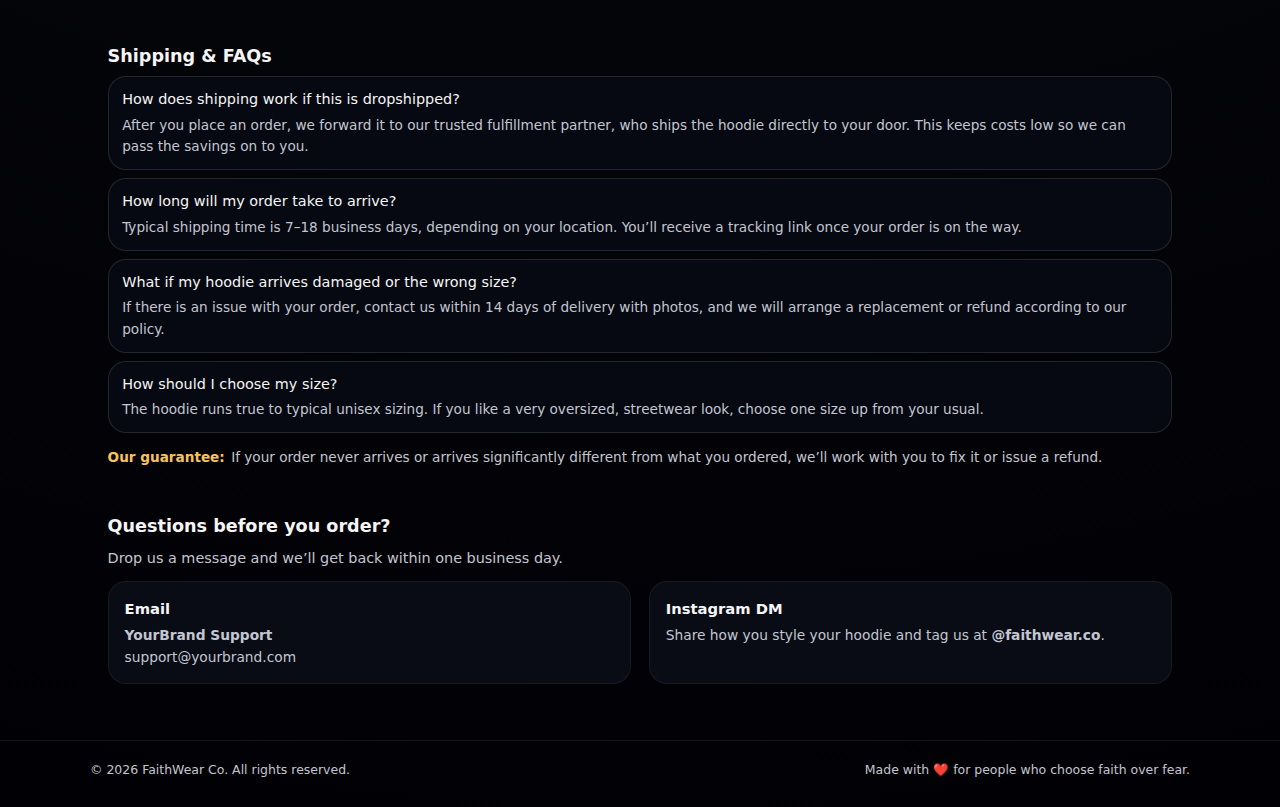
<file: hoodie.html>
<!DOCTYPE html>
<html lang="en">
<head>
  <meta charset="UTF-8" />
  <title>Faith Over Fear Hoodie | FaithWear Co.</title>
  <meta name="viewport" content="width=device-width, initial-scale=1" />
  <style>
    :root {
      --bg: #080b12;
      --bg-alt: #101522;
      --accent: #f8c25c;
      --accent-dark: #d4a446;
      --text: #f5f5f5;
      --muted: #c3c6d1;
      --danger: #e15b5b;
      --radius-lg: 18px;
      --shadow-soft: 0 18px 40px rgba(0, 0, 0, 0.35);
      --max-width: 1100px;
    }

    * {
      box-sizing: border-box;
      margin: 0;
      padding: 0;
    }

    body {
      font-family: system-ui, -apple-system, BlinkMacSystemFont, "Segoe UI", sans-serif;
      background: radial-gradient(circle at top, #20263a 0, #05060a 55%, #010105 100%);
      color: var(--text);
      line-height: 1.6;
    }

    a { color: inherit; text-decoration: none; }

    /* Layout */
    .page {
      min-height: 100vh;
      display: flex;
      flex-direction: column;
    }

    header {
      border-bottom: 1px solid rgba(255, 255, 255, 0.06);
      position: sticky;
      top: 0;
      z-index: 50;
      backdrop-filter: blur(14px);
      background: linear-gradient(to bottom, rgba(5, 6, 10, 0.9), rgba(5, 6, 10, 0.7));
    }

    .nav {
      max-width: var(--max-width);
      margin: 0 auto;
      padding: 0.9rem 1.1rem;
      display: flex;
      align-items: center;
      justify-content: space-between;
      gap: 1rem;
    }

    .nav-left {
      display: flex;
      align-items: center;
      gap: 0.6rem;
    }

    .logo-badge {
      width: 34px;
      height: 34px;
      border-radius: 40%;
      background: radial-gradient(circle at 30% 15%, #ffffff, #f7e3b2 38%, #f2b75f 60%, #f08b4a 100%);
      display: flex;
      align-items: center;
      justify-content: center;
      font-size: 0.9rem;
      font-weight: 700;
      color: #1b1305;
      box-shadow: 0 8px 20px rgba(0, 0, 0, 0.4);
    }

    .brand {
      font-weight: 700;
      letter-spacing: 0.08em;
      text-transform: uppercase;
      font-size: 0.9rem;
    }

    .nav-links {
      display: flex;
      gap: 1.5rem;
      font-size: 0.85rem;
      text-transform: uppercase;
      letter-spacing: 0.12em;
      color: var(--muted);
    }

    .nav-links a {
      position: relative;
      padding-bottom: 4px;
    }

    .nav-links a::after {
      content: "";
      position: absolute;
      left: 0;
      bottom: 0;
      width: 0;
      height: 2px;
      background: var(--accent);
      transition: width 0.2s ease;
    }

    .nav-links a:hover::after {
      width: 100%;
    }

    .nav-cart {
      display: flex;
      align-items: center;
      gap: 0.4rem;
      font-size: 0.85rem;
      color: var(--muted);
    }

    .nav-cart-count {
      min-width: 22px;
      height: 22px;
      border-radius: 999px;
      background: rgba(248, 194, 92, 0.12);
      color: var(--accent);
      display: inline-flex;
      align-items: center;
      justify-content: center;
      font-size: 0.75rem;
      font-weight: 600;
    }

    main {
      flex: 1;
    }

    .wrap {
      max-width: var(--max-width);
      margin: 0 auto;
      padding: 1.75rem 1.1rem 3.5rem;
    }

    /* Hero */
    .hero {
      display: grid;
      grid-template-columns: minmax(0, 1.1fr) minmax(0, 0.9fr);
      gap: 2rem;
      align-items: center;
      margin-top: 1rem;
    }

    .eyebrow {
      text-transform: uppercase;
      letter-spacing: 0.2em;
      font-size: 0.75rem;
      color: var(--muted);
      margin-bottom: 0.4rem;
    }

    .hero-title {
      font-size: clamp(2.2rem, 4vw, 2.8rem);
      line-height: 1.1;
      margin-bottom: 0.7rem;
    }

    .hero-title span {
      color: var(--accent);
    }

    .hero-sub {
      color: var(--muted);
      font-size: 0.95rem;
      max-width: 32rem;
      margin-bottom: 1.1rem;
    }

    .hero-badges {
      display: flex;
      flex-wrap: wrap;
      gap: 0.5rem;
      margin-bottom: 1.1rem;
      font-size: 0.78rem;
    }

    .pill {
      padding: 0.25rem 0.7rem;
      border-radius: 999px;
      background: rgba(255, 255, 255, 0.04);
      border: 1px solid rgba(255, 255, 255, 0.06);
      color: var(--muted);
      display: inline-flex;
      align-items: center;
      gap: 0.3rem;
    }

    .pill-strong {
      background: rgba(248, 194, 92, 0.1);
      color: var(--accent);
      border-color: rgba(248, 194, 92, 0.5);
    }

    .hero-cta-row {
      display: flex;
      flex-wrap: wrap;
      gap: 0.75rem;
      align-items: center;
      margin-bottom: 0.8rem;
    }

    .btn {
      border-radius: 999px;
      padding: 0.6rem 1.4rem;
      font-size: 0.9rem;
      border: none;
      cursor: pointer;
      font-weight: 600;
      letter-spacing: 0.05em;
      text-transform: uppercase;
      display: inline-flex;
      align-items: center;
      gap: 0.4rem;
    }

    .btn-primary {
      background: linear-gradient(135deg, var(--accent), #f59b4c);
      color: #1b1305;
      box-shadow: var(--shadow-soft);
    }

    .btn-primary:hover {
      filter: brightness(1.05);
      transform: translateY(-1px);
    }

    .btn-ghost {
      background: transparent;
      color: var(--muted);
      border: 1px solid rgba(255, 255, 255, 0.16);
    }

    .hero-assurance {
      font-size: 0.78rem;
      color: var(--muted);
    }

    /* Product card */
    .product-card {
      background: radial-gradient(circle at 0 0, #2b3145 0, #101320 38%, #070912 100%);
      border-radius: 26px;
      padding: 1rem;
      box-shadow: var(--shadow-soft);
      border: 1px solid rgba(255, 255, 255, 0.06);
      position: relative;
      overflow: hidden;
    }

    .product-grid {
      display: grid;
      grid-template-columns: minmax(0, 1.05fr) minmax(0, 0.95fr);
      gap: 1.6rem;
    }

    .product-media {
      position: relative;
      overflow: hidden;
      border-radius: 20px;
      background: #05060a;
    }

    .product-main-img {
      width: 100%;
      display: block;
      object-fit: cover;
      max-height: 360px;
    }

    .media-strip {
      display: flex;
      gap: 0.5rem;
      margin-top: 0.5rem;
      overflow-x: auto;
      padding-bottom: 0.2rem;
    }

    .thumb {
      width: 64px;
      height: 64px;
      border-radius: 12px;
      overflow: hidden;
      cursor: pointer;
      border: 1px solid transparent;
      flex-shrink: 0;
    }

    .thumb img {
      width: 100%;
      height: 100%;
      object-fit: cover;
      display: block;
    }

    .thumb.active {
      border-color: var(--accent);
    }

    .media-tag {
      position: absolute;
      top: 10px;
      left: 10px;
      padding: 0.25rem 0.6rem;
      border-radius: 999px;
      background: rgba(5, 6, 10, 0.75);
      font-size: 0.7rem;
      text-transform: uppercase;
      letter-spacing: 0.16em;
      color: var(--muted);
    }

    .media-tag span {
      color: var(--accent);
    }

    .verse-tag {
      position: absolute;
      bottom: 12px;
      right: 12px;
      background: rgba(5, 6, 10, 0.82);
      padding: 0.4rem 0.6rem;
      border-radius: 12px;
      font-size: 0.72rem;
      color: var(--muted);
      max-width: 11rem;
    }

    .verse-tag strong {
      color: var(--accent);
    }

    .product-body {
      display: flex;
      flex-direction: column;
      gap: 0.6rem;
    }

    .product-title {
      font-size: 1.3rem;
      font-weight: 600;
    }

    .product-sub {
      font-size: 0.88rem;
      color: var(--muted);
    }

    .rating-row {
      display: flex;
      align-items: center;
      gap: 0.4rem;
      font-size: 0.8rem;
      color: var(--muted);
    }

    .stars {
      font-size: 0.85rem;
      color: var(--accent);
    }

    .price-row {
      display: flex;
      align-items: baseline;
      gap: 0.5rem;
      margin-top: 0.3rem;
    }

    .price {
      font-size: 1.5rem;
      font-weight: 700;
    }

    .price small {
      font-size: 0.8rem;
      font-weight: 500;
      color: var(--muted);
    }

    .price-compare {
      font-size: 0.85rem;
      text-decoration: line-through;
      color: var(--muted);
    }

    .price-badge {
      font-size: 0.75rem;
      padding: 0.25rem 0.6rem;
      background: rgba(80, 200, 120, 0.18);
      color: #63d39a;
      border-radius: 999px;
      border: 1px solid rgba(99, 211, 154, 0.4);
    }

    .form-row {
      margin-top: 0.7rem;
    }

    .label {
      font-size: 0.8rem;
      text-transform: uppercase;
      letter-spacing: 0.14em;
      color: var(--muted);
      margin-bottom: 0.25rem;
    }

    .size-options {
      display: flex;
      gap: 0.4rem;
      flex-wrap: wrap;
    }

    .size-pill {
      min-width: 38px;
      text-align: center;
      padding: 0.35rem 0.8rem;
      border-radius: 999px;
      border: 1px solid rgba(255, 255, 255, 0.18);
      font-size: 0.78rem;
      cursor: pointer;
      color: var(--muted);
      background: rgba(255, 255, 255, 0.02);
    }

    .size-pill.active {
      background: var(--accent);
      border-color: var(--accent-dark);
      color: #1b1305;
      font-weight: 600;
    }

    .qty-row {
      display: flex;
      align-items: center;
      gap: 0.6rem;
      margin-top: 0.2rem;
    }

    .qty-control {
      display: inline-flex;
      align-items: center;
      border-radius: 999px;
      border: 1px solid rgba(255, 255, 255, 0.16);
      padding: 0.15rem;
      gap: 0.25rem;
    }

    .qty-btn {
      width: 26px;
      height: 26px;
      border-radius: 50%;
      border: none;
      background: transparent;
      color: var(--muted);
      cursor: pointer;
      font-size: 1.1rem;
      display: inline-flex;
      align-items: center;
      justify-content: center;
    }

    .qty-btn:hover {
      background: rgba(255, 255, 255, 0.06);
    }

    .qty-value {
      min-width: 26px;
      text-align: center;
      font-size: 0.9rem;
    }

    .stock-pill {
      font-size: 0.78rem;
      padding: 0.25rem 0.6rem;
      border-radius: 999px;
      background: rgba(80, 200, 120, 0.14);
      color: #63d39a;
    }

    .btn-wide {
      width: 100%;
      justify-content: center;
      margin-top: 0.7rem;
    }

    .btn-secondary {
      background: #161a25;
      color: var(--text);
      border: 1px solid rgba(255, 255, 255, 0.16);
    }

    .btn-secondary:hover {
      background: #1f2432;
    }

    .secure-row {
      margin-top: 0.6rem;
      font-size: 0.75rem;
      color: var(--muted);
      display: flex;
      gap: 0.4rem;
      align-items: center;
      flex-wrap: wrap;
    }

    .secure-row span.icon {
      font-size: 1rem;
    }

    /* Details & FAQ */
    .section {
      margin-top: 2.7rem;
    }

    .section-title {
      font-size: 1.1rem;
      margin-bottom: 0.4rem;
    }

    .section-sub {
      font-size: 0.9rem;
      color: var(--muted);
      margin-bottom: 0.7rem;
    }

    .features-grid {
      display: grid;
      grid-template-columns: repeat(auto-fit, minmax(210px, 1fr));
      gap: 1.1rem;
      margin-top: 0.3rem;
    }

    .feature-card {
      background: rgba(10, 13, 23, 0.92);
      border-radius: var(--radius-lg);
      border: 1px solid rgba(255, 255, 255, 0.06);
      padding: 0.9rem 1rem;
      font-size: 0.86rem;
    }

    .feature-card h4 {
      font-size: 0.92rem;
      margin-bottom: 0.25rem;
    }

    .feature-card p {
      color: var(--muted);
    }

    .feature-tag {
      font-size: 0.65rem;
      text-transform: uppercase;
      letter-spacing: 0.18em;
      color: var(--muted);
      margin-bottom: 0.1rem;
    }

    .faq-item {
      border-radius: var(--radius-lg);
      border: 1px solid rgba(255, 255, 255, 0.12);
      padding: 0.7rem 0.85rem;
      margin-bottom: 0.5rem;
      background: rgba(6, 9, 18, 0.95);
    }

    .faq-q {
      font-size: 0.9rem;
      font-weight: 500;
      margin-bottom: 0.2rem;
    }

    .faq-a {
      font-size: 0.85rem;
      color: var(--muted);
    }

    .guarantee {
      margin-top: 0.9rem;
      font-size: 0.85rem;
      color: var(--muted);
      display: flex;
      flex-wrap: wrap;
      gap: 0.4rem;
    }

    .guarantee strong {
      color: var(--accent);
    }

    /* Cart sidebar */
    .cart-panel {
      margin-top: 2.2rem;
      background: rgba(7, 9, 16, 0.96);
      border-radius: 22px;
      padding: 1rem;
      border: 1px solid rgba(255, 255, 255, 0.08);
    }

    .cart-header {
      display: flex;
      justify-content: space-between;
      align-items: baseline;
      margin-bottom: 0.4rem;
    }

    .cart-title {
      font-size: 0.95rem;
      font-weight: 500;
    }

    .cart-body {
      font-size: 0.85rem;
      color: var(--muted);
    }

    .cart-line {
      display: flex;
      justify-content: space-between;
      margin: 0.25rem 0;
    }

    .cart-total {
      margin-top: 0.4rem;
      padding-top: 0.4rem;
      border-top: 1px dashed rgba(255, 255, 255, 0.13);
    }

    .cart-total strong {
      font-size: 1rem;
      color: var(--accent);
    }

    .cart-note {
      margin-top: 0.4rem;
      font-size: 0.76rem;
      color: var(--muted);
    }

    footer {
      border-top: 1px solid rgba(255, 255, 255, 0.08);
      padding: 1.2rem 1.1rem 1.7rem;
      font-size: 0.78rem;
      color: var(--muted);
    }

    .footer-inner {
      max-width: var(--max-width);
      margin: 0 auto;
      display: flex;
      flex-wrap: wrap;
      justify-content: space-between;
      gap: 0.5rem;
    }

    @media (max-width: 900px) {
      .hero {
        grid-template-columns: minmax(0, 1fr);
      }
      .hero {
        margin-top: 1rem;
      }
    }

    @media (max-width: 760px) {
      .product-grid {
        grid-template-columns: minmax(0, 1fr);
      }
      header {
        position: static;
      }
      .nav-links {
        display: none;
      }
      .wrap {
        padding-bottom: 2.5rem;
      }
    }
  </style>
</head>
<body>
<div class="page">
  <header>
    <div class="nav">
      <div class="nav-left">
        <div class="logo-badge">F</div>
        <div class="brand">FaithWear Co.</div>
      </div>
      <nav class="nav-links">
        <a href="#product">Shop</a>
        <a href="#details">Details</a>
        <a href="#faq">FAQ</a>
        <a href="#contact">Contact</a>
      </nav>
      <div class="nav-cart">
        Cart
        <span class="nav-cart-count" id="navCartCount">0</span>
      </div>
    </div>
  </header>

  <main>
    <div class="wrap">
      <!-- HERO -->
      <section class="hero">
        <div>
          <div class="eyebrow">Limited online drop</div>
          <h1 class="hero-title">
            Wear your <span>Faith</span> louder than your fear.
          </h1>
          <p class="hero-sub">
            The “Faith Over Fear” hoodie is a daily reminder of Psalm 91:2 and a warm, oversized essential
            for chilly evenings, campus walks, and Sunday mornings.
          </p>

          <div class="hero-badges">
            <span class="pill pill-strong">🔥 Over 1000+ sold via our supplier</span>
            <span class="pill">Unisex fit</span>
            <span class="pill">Soft fleece interior</span>
            <span class="pill">Ships worldwide</span>
          </div>

          <div class="hero-cta-row">
            <button class="btn btn-primary" id="heroBuyBtn">
              Add to cart
              <span>→</span>
            </button>
            <button class="btn btn-ghost" onclick="document.getElementById('details').scrollIntoView({behavior:'smooth'});">
              See hoodie details
            </button>
          </div>

          <div class="hero-assurance">
            Free shipping on qualifying orders · 14-day money-back guarantee
          </div>
        </div>

        <!-- PRODUCT CARD -->
        <div class="product-card" id="product">
          <div class="product-grid">
            <div class="product-media">
              <span class="media-tag"><span>New</span> • Online Exclusive</span>
              <img
                src="hoodie-front.jpg"
                alt="Black Faith Over Fear hoodie hanging against a dark background"
                class="product-main-img"
                id="mainProductImage"
              />
              <div class="verse-tag">
                <strong>Psalm 91:2</strong><br />
                “He is my refuge and my fortress…”
              </div>
              <div class="media-strip">
                <button class="thumb active" data-img="hoodie-front.jpg">
                  <img src="hoodie-front.jpg" alt="Front view of Faith Over Fear hoodie" />
                </button>
                <button class="thumb" data-img="hoodie-back.jpg">
                  <img src="hoodie-back.jpg" alt="Back view of Faith Over Fear hoodie" />
                </button>
                <button class="thumb" data-img="hoodie-closeup.jpg">
                  <img src="hoodie-closeup.jpg" alt="Closeup of Faith Over Fear graphic text" />
                </button>
              </div>
            </div>

            <div class="product-body">
              <div>
                <h2 class="product-title">“Faith Over Fear” Graphic Hoodie</h2>
                <p class="product-sub">
                  Unisex black pullover hoodie with bold “Faith Over Fear” back print and verse reference.
                  Soft inside, relaxed outside, made to keep you cozy and grounded.
                </p>
              </div>

              <div class="rating-row">
                <div class="stars">★★★★★</div>
                <div>4.8 average rating</div>
                <div>·</div>
                <div>Verified quality via supplier</div>
              </div>

              <div class="price-row">
                <div class="price">
                  $<span id="productPriceDisplay">39.99</span>
                  <small>USD</small>
                </div>
                <div class="price-compare">$59.99</div>
                <div class="price-badge">Save 33%</div>
              </div>

              <div class="form-row">
                <div class="label">Select size</div>
                <div class="size-options" id="sizeOptions">
                  <button class="size-pill active" data-size="S">S</button>
                  <button class="size-pill" data-size="M">M</button>
                  <button class="size-pill" data-size="L">L</button>
                  <button class="size-pill" data-size="XL">XL</button>
                </div>
              </div>

              <div class="form-row">
                <div class="label">Quantity</div>
                <div class="qty-row">
                  <div class="qty-control">
                    <button class="qty-btn" id="qtyMinus">−</button>
                    <div class="qty-value" id="qtyValue">1</div>
                    <button class="qty-btn" id="qtyPlus">+</button>
                  </div>
                  <span class="stock-pill">In stock · ready to ship</span>
                </div>
              </div>

              <button class="btn btn-primary btn-wide" id="addToCartBtn">
                Add to cart
              </button>
              <button class="btn btn-secondary btn-wide" id="checkoutBtn">
                Go to checkout
              </button>

              <div class="secure-row">
                <span class="icon">🔒</span> Secure checkout via your preferred payment gateway
                <span>·</span>
                <span>Encrypted order details</span>
              </div>
            </div>
          </div>

          <!-- CART SUMMARY EMBEDDED -->
          <div class="cart-panel">
            <div class="cart-header">
              <div class="cart-title">Your order</div>
              <div id="cartMiniCount">No items yet</div>
            </div>
            <div class="cart-body">
              <div class="cart-line">
                <span>Faith Over Fear Hoodie</span>
                <span id="cartItemSummary">—</span>
              </div>
              <div class="cart-line">
                <span>Shipping</span>
                <span id="cartShipping">$0.00</span>
              </div>
              <div class="cart-total">
                <div class="cart-line">
                  <span>Total</span>
                  <span><strong id="cartTotal">$0.00</strong></span>
                </div>
              </div>
              <p class="cart-note">
                At checkout, you can add your full shipping address and contact details. You’ll receive
                a confirmation email once we’ve placed your order with our trusted supplier.
              </p>
            </div>
          </div>
        </div>
      </section>

      <!-- DETAILS -->
      <section class="section" id="details">
        <h3 class="section-title">Why this hoodie?</h3>
        <p class="section-sub">
          Perfect for everyday wear, prayer groups, Bible study nights, or just staying warm while
          running errands. It is designed as a statement piece that feels as good as it looks.
        </p>

        <div class="features-grid">
          <article class="feature-card">
            <div class="feature-tag">Comfort</div>
            <h4>Soft, cozy interior</h4>
            <p>
              A fleece-style inner lining gives you that “wrapped in a blanket” feel without being too heavy.
              Ideal for layering in fall and winter.
            </p>
          </article>

          <article class="feature-card">
            <div class="feature-tag">Design</div>
            <h4>Bold “Faith Over Fear” back print</h4>
            <p>
              Large back graphic with “Faith Over Fear” and a Psalm reference so your outfit
              becomes a quiet testimony everywhere you go.
            </p>
          </article>

          <article class="feature-card">
            <div class="feature-tag">Fit</div>
            <h4>Relaxed unisex fit</h4>
            <p>
              Slightly loose, street-wear inspired silhouette. For a more oversized look,
              we suggest sizing up once.
            </p>
          </article>

          <article class="feature-card">
            <div class="feature-tag">Practical</div>
            <h4>Kangaroo pocket & hood</h4>
            <p>
              Keep your hands warm and your essentials close. Adjustable hood for extra coverage
              on windy or rainy days.
            </p>
          </article>
        </div>
      </section>

      <!-- FAQ -->
      <section class="section" id="faq">
        <h3 class="section-title">Shipping & FAQs</h3>

        <div class="faq-item">
          <div class="faq-q">How does shipping work if this is dropshipped?</div>
          <div class="faq-a">
            After you place an order, we forward it to our trusted fulfillment partner, who ships
            the hoodie directly to your door. This keeps costs low so we can pass the savings on to you.
          </div>
        </div>

        <div class="faq-item">
          <div class="faq-q">How long will my order take to arrive?</div>
          <div class="faq-a">
            Typical shipping time is 7–18 business days, depending on your location. You’ll receive a
            tracking link once your order is on the way.
          </div>
        </div>

        <div class="faq-item">
          <div class="faq-q">What if my hoodie arrives damaged or the wrong size?</div>
          <div class="faq-a">
            If there is an issue with your order, contact us within 14 days of delivery with photos,
            and we will arrange a replacement or refund according to our policy.
          </div>
        </div>

        <div class="faq-item">
          <div class="faq-q">How should I choose my size?</div>
          <div class="faq-a">
            The hoodie runs true to typical unisex sizing. If you like a very oversized, streetwear look,
            choose one size up from your usual.
          </div>
        </div>

        <p class="guarantee">
          <strong>Our guarantee:</strong> If your order never arrives or arrives significantly different
          from what you ordered, we’ll work with you to fix it or issue a refund.
        </p>
      </section>

      <!-- CONTACT -->
      <section class="section" id="contact">
        <h3 class="section-title">Questions before you order?</h3>
        <p class="section-sub">
          Drop us a message and we’ll get back within one business day.
        </p>
        <div class="features-grid">
          <article class="feature-card">
            <h4>Email</h4>
            <p>
              <strong>YourBrand Support</strong><br />
              <a href="mailto:support@yourbrand.com">support@yourbrand.com</a>
            </p>
          </article>
          <article class="feature-card">
            <h4>Instagram DM</h4>
            <p>
              Share how you style your hoodie and tag us at <strong>@faithwear.co</strong>.
            </p>
          </article>
        </div>
      </section>
    </div>
  </main>

  <footer>
    <div class="footer-inner">
      <div>© <span id="year"></span> FaithWear Co. All rights reserved.</div>
      <div>Made with ❤️ for people who choose faith over fear.</div>
    </div>
  </footer>
</div>

<script>
  // CONFIG
  const PRODUCT_PRICE = 39.99; // Change this to your selling price
  const SHIPPING_FLAT = 0;     // Change this if you want to charge shipping

  // STATE
  let selectedSize = "S";
  let quantity = 1;

  const navCartCount = document.getElementById("navCartCount");
  const cartMiniCount = document.getElementById("cartMiniCount");
  const cartItemSummary = document.getElementById("cartItemSummary");
  const cartShipping = document.getElementById("cartShipping");
  const cartTotal = document.getElementById("cartTotal");
  const qtyValue = document.getElementById("qtyValue");
  const addToCartBtn = document.getElementById("addToCartBtn");
  const heroBuyBtn = document.getElementById("heroBuyBtn");
  const checkoutBtn = document.getElementById("checkoutBtn");
  const productPriceDisplay = document.getElementById("productPriceDisplay");
  const yearSpan = document.getElementById("year");

  // Set initial price / year
  productPriceDisplay.textContent = PRODUCT_PRICE.toFixed(2);
  cartShipping.textContent = "$" + SHIPPING_FLAT.toFixed(2);
  yearSpan.textContent = new Date().getFullYear();

  function updateCartUI() {
    if (quantity > 0) {
      navCartCount.textContent = quantity;
      cartMiniCount.textContent = quantity + " item" + (quantity > 1 ? "s" : "");
      const subtotal = PRODUCT_PRICE * quantity;
      cartItemSummary.textContent = quantity + " × $" + PRODUCT_PRICE.toFixed(2) + " (" + selectedSize + ")";
      const total = subtotal + SHIPPING_FLAT;
      cartTotal.textContent = "$" + total.toFixed(2);
    } else {
      navCartCount.textContent = "0";
      cartMiniCount.textContent = "No items yet";
      cartItemSummary.textContent = "—";
      cartTotal.textContent = "$0.00";
    }
  }

  // Size selection
  document.getElementById("sizeOptions").addEventListener("click", function (e) {
    if (!e.target.classList.contains("size-pill")) return;
    const pills = document.querySelectorAll(".size-pill");
    pills.forEach(p => p.classList.remove("active"));
    e.target.classList.add("active");
    selectedSize = e.target.getAttribute("data-size");
    updateCartUI();
  });

  // Quantity controls
  document.getElementById("qtyPlus").addEventListener("click", function () {
    quantity++;
    qtyValue.textContent = quantity;
    updateCartUI();
  });

  document.getElementById("qtyMinus").addEventListener("click", function () {
    if (quantity > 1) {
      quantity--;
      qtyValue.textContent = quantity;
      updateCartUI();
    }
  });

  // Thumbnails
  const mainImg = document.getElementById("mainProductImage");
  document.querySelectorAll(".thumb").forEach(thumb => {
    thumb.addEventListener("click", function () {
      document.querySelectorAll(".thumb").forEach(t => t.classList.remove("active"));
      thumb.classList.add("active");
      const img = thumb.getAttribute("data-img");
      mainImg.src = img;
    });
  });

  function addToCart() {
    // For a single-product store, simply ensure UI reflects the current quantity/size.
    updateCartUI();
    addToCartBtn.textContent = "Added ✔";
    setTimeout(() => (addToCartBtn.textContent = "Add to cart"), 1200);
    window.scrollTo({ top: document.getElementById("product").offsetTop - 60, behavior: "smooth" });
  }

  addToCartBtn.addEventListener("click", addToCart);
  heroBuyBtn.addEventListener("click", addToCart);

  checkoutBtn.addEventListener("click", function () {
    // SIMPLE CHECKOUT HANDLING
    // Option 1: open an email with pre-filled order (no payment gateway required)
    const subject = encodeURIComponent("New Order – Faith Over Fear Hoodie");
    const body = encodeURIComponent(
      "I would like to order the following:\n\n" +
      "Product: Faith Over Fear Hoodie\n" +
      "Quantity: " + quantity + "\n" +
      "Size: " + selectedSize + "\n" +
      "Total (excluding shipping adjustments, if any): $" + (PRODUCT_PRICE * quantity).toFixed(2) + "\n\n" +
      "Full name:\nShipping address:\nPhone number:\n\n" +
      "You can reply with payment instructions or a payment link."
    );

    // Replace this with your brand email
    window.location.href = "mailto:support@yourbrand.com?subject=" + subject + "&body=" + body;

    /*
      Option 2 (manual): If you have a payment link (e.g., Razorpay / Stripe),
      you can instead redirect users there, for example:

      window.open("https://your-payment-link-here.com", "_blank");

      Then capture order details via email, form, or a simple backend.
    */
  });

  // Initialize
  updateCartUI();
</script>
</body>
</html>
</file>
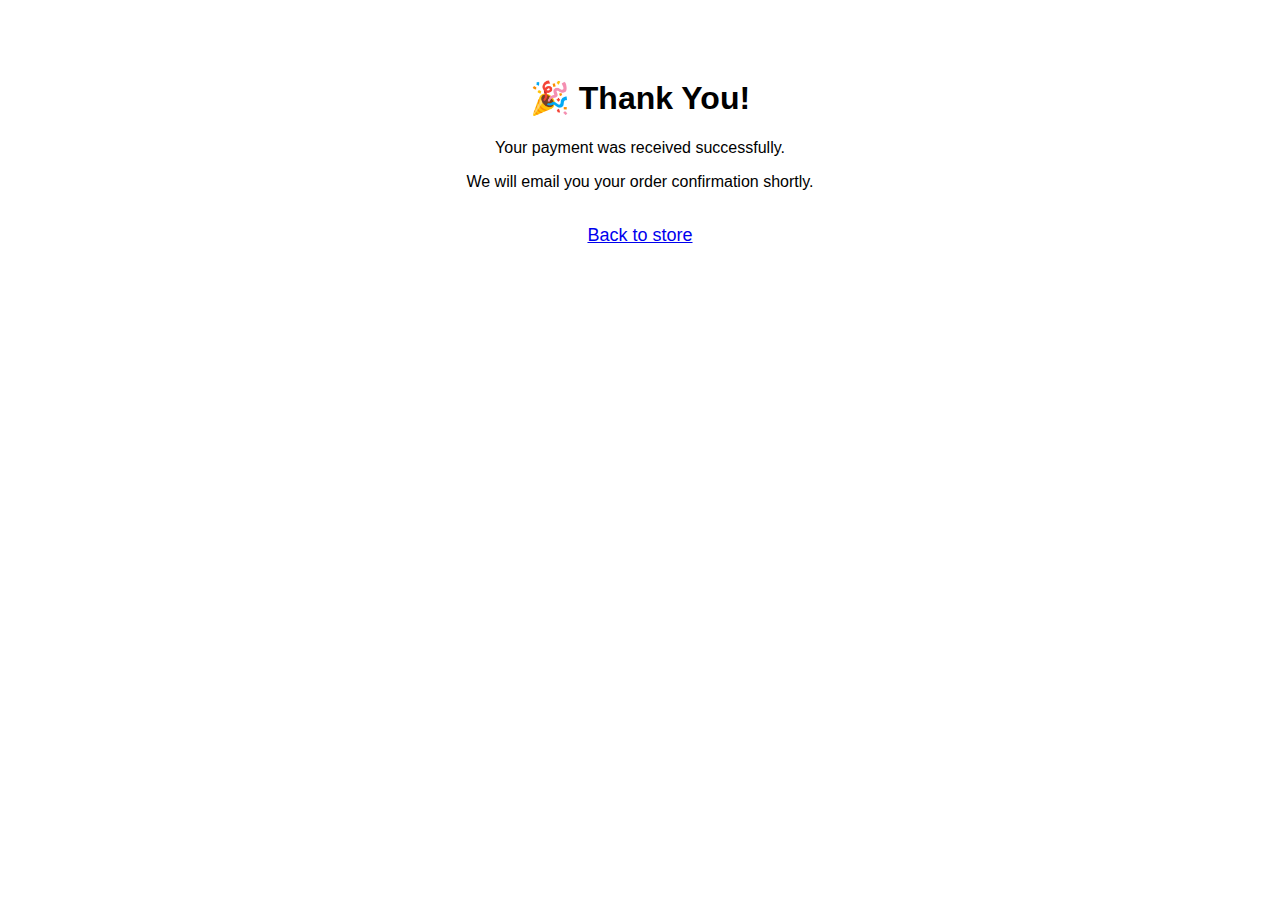
<file: success.html>
<!DOCTYPE html>
<html>
<head>
    <title>Order Successful - FaithWear</title>
</head>
<body style="font-family: Arial; text-align:center; padding:50px;">
    <h1>🎉 Thank You!</h1>
    <p>Your payment was received successfully.</p>
    <p>We will email you your order confirmation shortly.</p>
    <br>
    <a href="index.html" style="font-size:18px;">Back to store</a>
</body>
</html>
</file>
